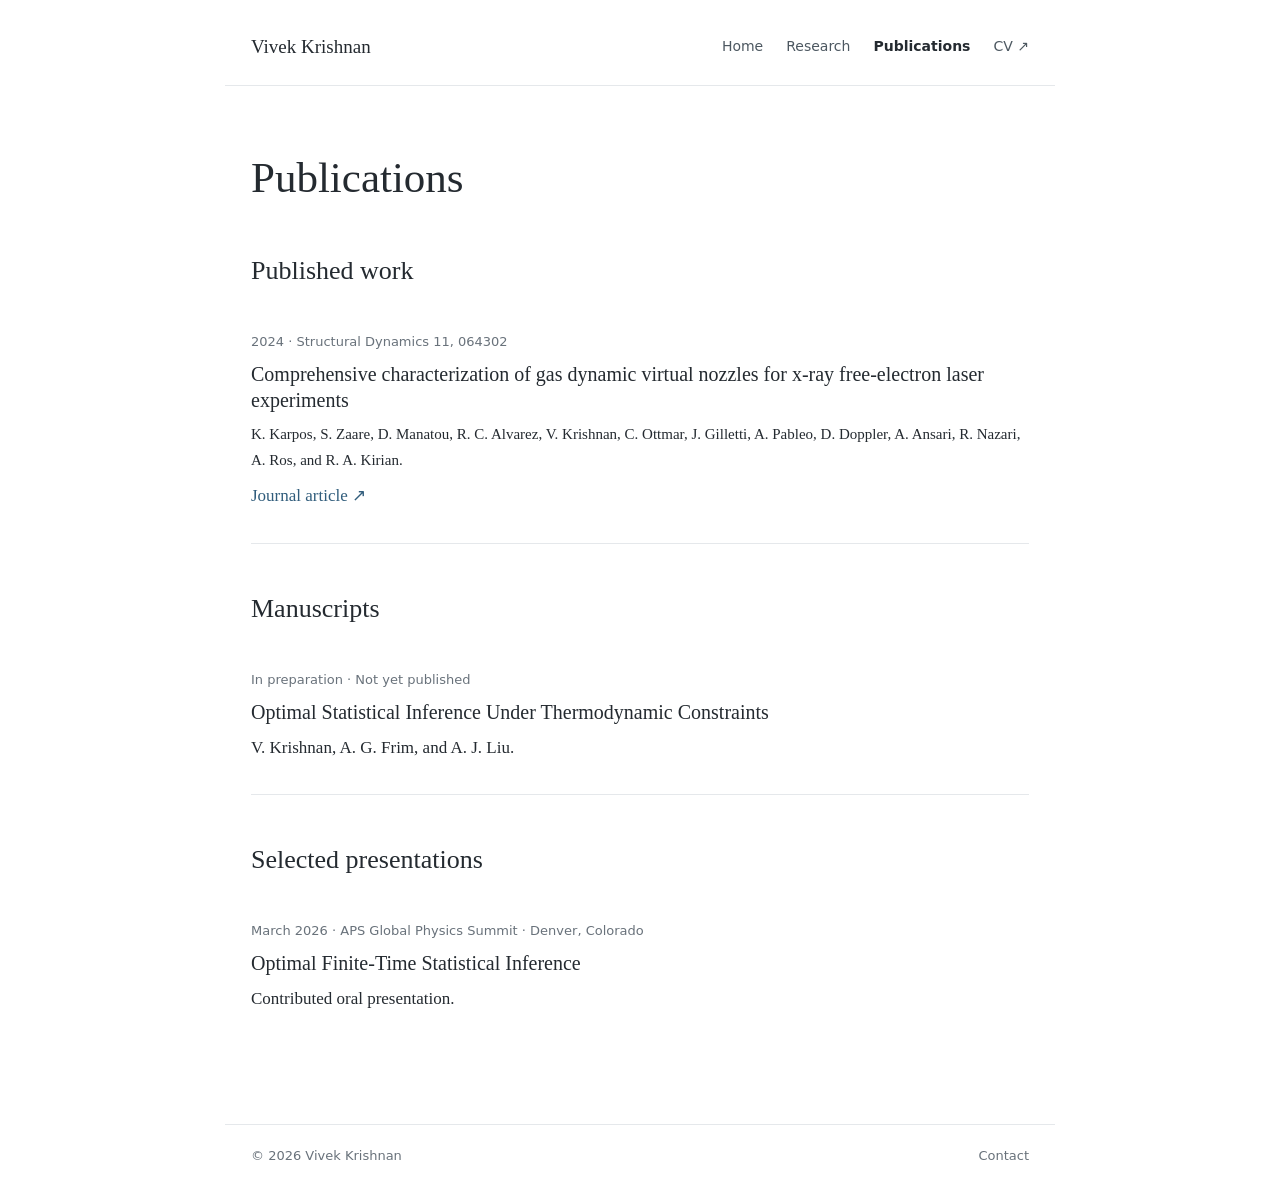
<file: publications.html>
<!doctype html><html lang="en"><head><meta charset="utf-8"><meta name="viewport" content="width=device-width, initial-scale=1"><meta name="description" content="Publications and presentations by Vivek Krishnan."><title>Publications — Vivek Krishnan</title><link rel="stylesheet" href="assets/style.css"></head><body><header><a class="brand" href="./">Vivek Krishnan</a><nav aria-label="Main navigation"><a href="./">Home</a><a href="research.html">Research</a><a href="publications.html" aria-current="page">Publications</a><a href="Vivek_Krishnan_CV.pdf" target="_blank" rel="noopener">CV ↗</a></nav></header><main><h1>Publications</h1><h2>Published work</h2><div class="item"><p class="meta">2024 · Structural Dynamics 11, 064302</p><h3>Comprehensive characterization of gas dynamic virtual nozzles for x-ray free-electron laser experiments</h3><p class="small">K. Karpos, S. Zaare, D. Manatou, R. C. Alvarez, V. Krishnan, C. Ottmar, J. Gilletti, A. Pableo, D. Doppler, A. Ansari, R. Nazari, A. Ros, and R. A. Kirian.</p><p><a href="https://doi.org/10.1063/4.0000262" target="_blank" rel="noopener noreferrer">Journal article ↗</a></p></div><h2>Manuscripts</h2><div class="item"><p class="meta">In preparation · Not yet published</p><h3>Optimal Statistical Inference Under Thermodynamic Constraints</h3><p>V. Krishnan, A. G. Frim, and A. J. Liu.</p></div><h2>Selected presentations</h2><div class="item"><p class="meta">March 2026 · APS Global Physics Summit · Denver, Colorado</p><h3>Optimal Finite-Time Statistical Inference</h3><p>Contributed oral presentation.</p></div></main><footer><span>© 2026 Vivek Krishnan</span><a href="mailto:vivek1@sas.upenn.edu">Contact</a></footer></body></html>
</file>
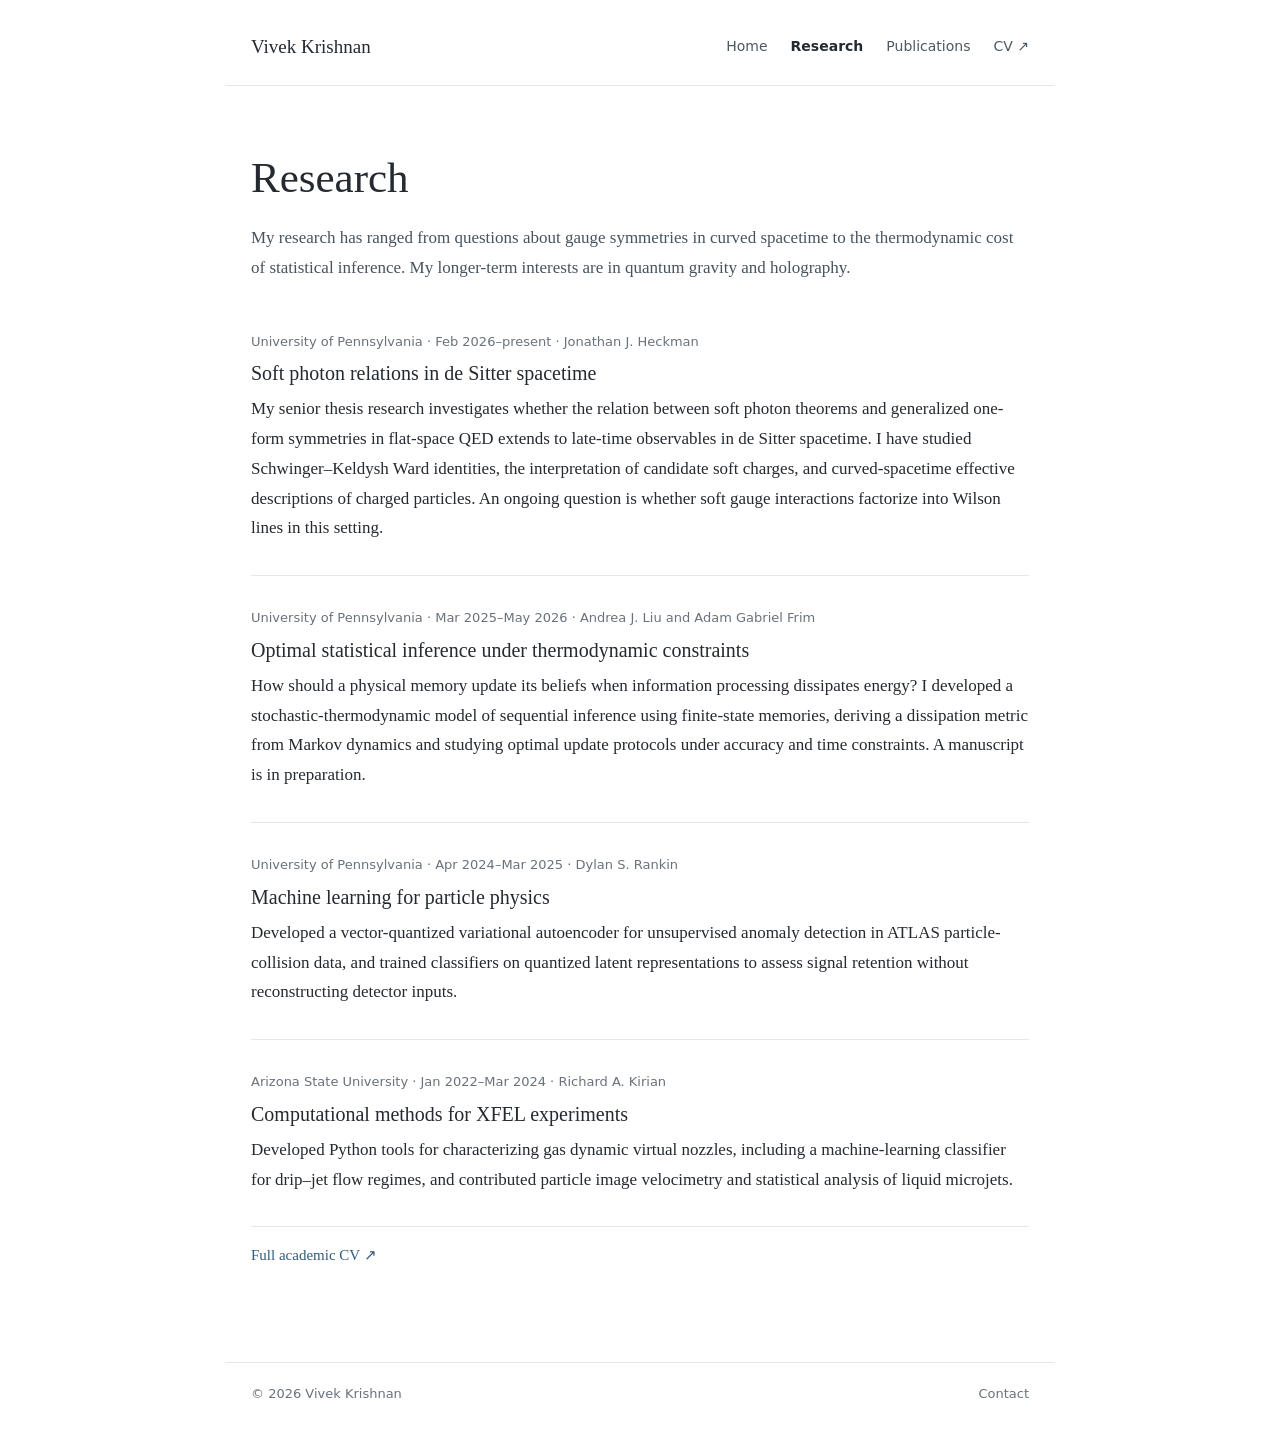
<file: research.html>
<!doctype html><html lang="en"><head><meta charset="utf-8"><meta name="viewport" content="width=device-width, initial-scale=1"><meta name="description" content="Research by Vivek Krishnan in high-energy theory, statistical physics, and computational physics."><title>Research — Vivek Krishnan</title><link rel="stylesheet" href="assets/style.css"></head><body><header><a class="brand" href="./">Vivek Krishnan</a><nav aria-label="Main navigation"><a href="./">Home</a><a href="research.html" aria-current="page">Research</a><a href="publications.html">Publications</a><a href="Vivek_Krishnan_CV.pdf" target="_blank" rel="noopener">CV ↗</a></nav></header><main><h1>Research</h1><p class="lede">My research has ranged from questions about gauge symmetries in curved spacetime to the thermodynamic cost of statistical inference. My longer-term interests are in quantum gravity and holography.</p><div class="item"><p class="meta">University of Pennsylvania · Feb 2026–present · Jonathan J. Heckman</p><h3>Soft photon relations in de Sitter spacetime</h3><p>My senior thesis research investigates whether the relation between soft photon theorems and generalized one-form symmetries in flat-space QED extends to late-time observables in de Sitter spacetime. I have studied Schwinger–Keldysh Ward identities, the interpretation of candidate soft charges, and curved-spacetime effective descriptions of charged particles. An ongoing question is whether soft gauge interactions factorize into Wilson lines in this setting.</p></div><div class="item"><p class="meta">University of Pennsylvania · Mar 2025–May 2026 · Andrea J. Liu and Adam Gabriel Frim</p><h3>Optimal statistical inference under thermodynamic constraints</h3><p>How should a physical memory update its beliefs when information processing dissipates energy? I developed a stochastic-thermodynamic model of sequential inference using finite-state memories, deriving a dissipation metric from Markov dynamics and studying optimal update protocols under accuracy and time constraints. A manuscript is in preparation.</p></div><div class="item"><p class="meta">University of Pennsylvania · Apr 2024–Mar 2025 · Dylan S. Rankin</p><h3>Machine learning for particle physics</h3><p>Developed a vector-quantized variational autoencoder for unsupervised anomaly detection in ATLAS particle-collision data, and trained classifiers on quantized latent representations to assess signal retention without reconstructing detector inputs.</p></div><div class="item"><p class="meta">Arizona State University · Jan 2022–Mar 2024 · Richard A. Kirian</p><h3>Computational methods for XFEL experiments</h3><p>Developed Python tools for characterizing gas dynamic virtual nozzles, including a machine-learning classifier for drip–jet flow regimes, and contributed particle image velocimetry and statistical analysis of liquid microjets.</p></div><p class="small"><a href="Vivek_Krishnan_CV.pdf" target="_blank" rel="noopener">Full academic CV ↗</a></p></main><footer><span>© 2026 Vivek Krishnan</span><a href="mailto:vivek1@sas.upenn.edu">Contact</a></footer></body></html>
</file>
<file: assets/style.css>
:root{--ink:#242a30;--muted:#69727b;--link:#315d7c;--rule:#e5e8eb;--bg:#fff;--max:830px}*{box-sizing:border-box}html{scroll-behavior:smooth}body{margin:0;background:var(--bg);color:var(--ink);font:17px/1.75 Georgia,'Times New Roman',serif}a{color:var(--link);text-decoration:none}a:hover{text-decoration:underline}header,main,footer{max-width:var(--max);margin:auto;padding-left:26px;padding-right:26px}header{display:flex;align-items:center;justify-content:space-between;gap:24px;padding-top:30px;padding-bottom:22px;border-bottom:1px solid var(--rule)}header .brand{font-size:19px;color:var(--ink);white-space:nowrap}nav{display:flex;gap:23px;flex-wrap:wrap;font:14px/1.5 system-ui,-apple-system,sans-serif}nav a{color:#4d5861}nav a[aria-current=page]{color:var(--ink);font-weight:650}main{padding-top:64px;padding-bottom:78px;min-height:65vh}h1,h2,h3{font-weight:normal;line-height:1.3}h1{font-size:43px;margin:0 0 8px}h2{font-size:26px;margin:48px 0 12px}h3{font-size:20px;margin:0 0 6px}.subtitle{font:14px/1.6 system-ui,-apple-system,sans-serif;color:var(--muted);margin:0 0 30px}.intro{display:grid;grid-template-columns:minmax(0,1fr) 185px;gap:48px;align-items:start}.intro p{margin:0 0 19px}.portrait{width:100%;aspect-ratio:4/5;border:1px solid #e1e4e6;background:#f2f3f4;display:flex;flex-direction:column;align-items:center;justify-content:center;color:#8d969c;gap:10px}.portrait svg{width:90px;height:100px}.portrait span{font:12px system-ui,sans-serif}.links{font:14px system-ui,sans-serif;margin-top:25px;display:flex;gap:20px;flex-wrap:wrap}.section-rule{border:0;border-top:1px solid var(--rule);margin:48px 0 0}.item{padding:24px 0;border-bottom:1px solid var(--rule)}.item:last-child{border-bottom:0}.meta{font:13px/1.6 system-ui,sans-serif;color:var(--muted);margin:0 0 9px}.item p{margin:8px 0}.lede{color:#47535d}.small{font-size:15px}footer{border-top:1px solid var(--rule);padding-top:23px;padding-bottom:32px;color:var(--muted);font:13px system-ui,sans-serif;display:flex;justify-content:space-between;gap:16px}footer a{color:var(--muted)}@media(max-width:640px){body{font-size:16px}header{align-items:flex-start;flex-direction:column;gap:10px}nav{gap:17px}main{padding-top:39px}.intro{grid-template-columns:1fr 110px;gap:19px}h1{font-size:34px}.portrait svg{width:55px;height:70px}.portrait span{font-size:9px;text-align:center}}@media(max-width:390px){.intro{grid-template-columns:1fr}.portrait{max-width:150px;grid-row:1}}
</file>
